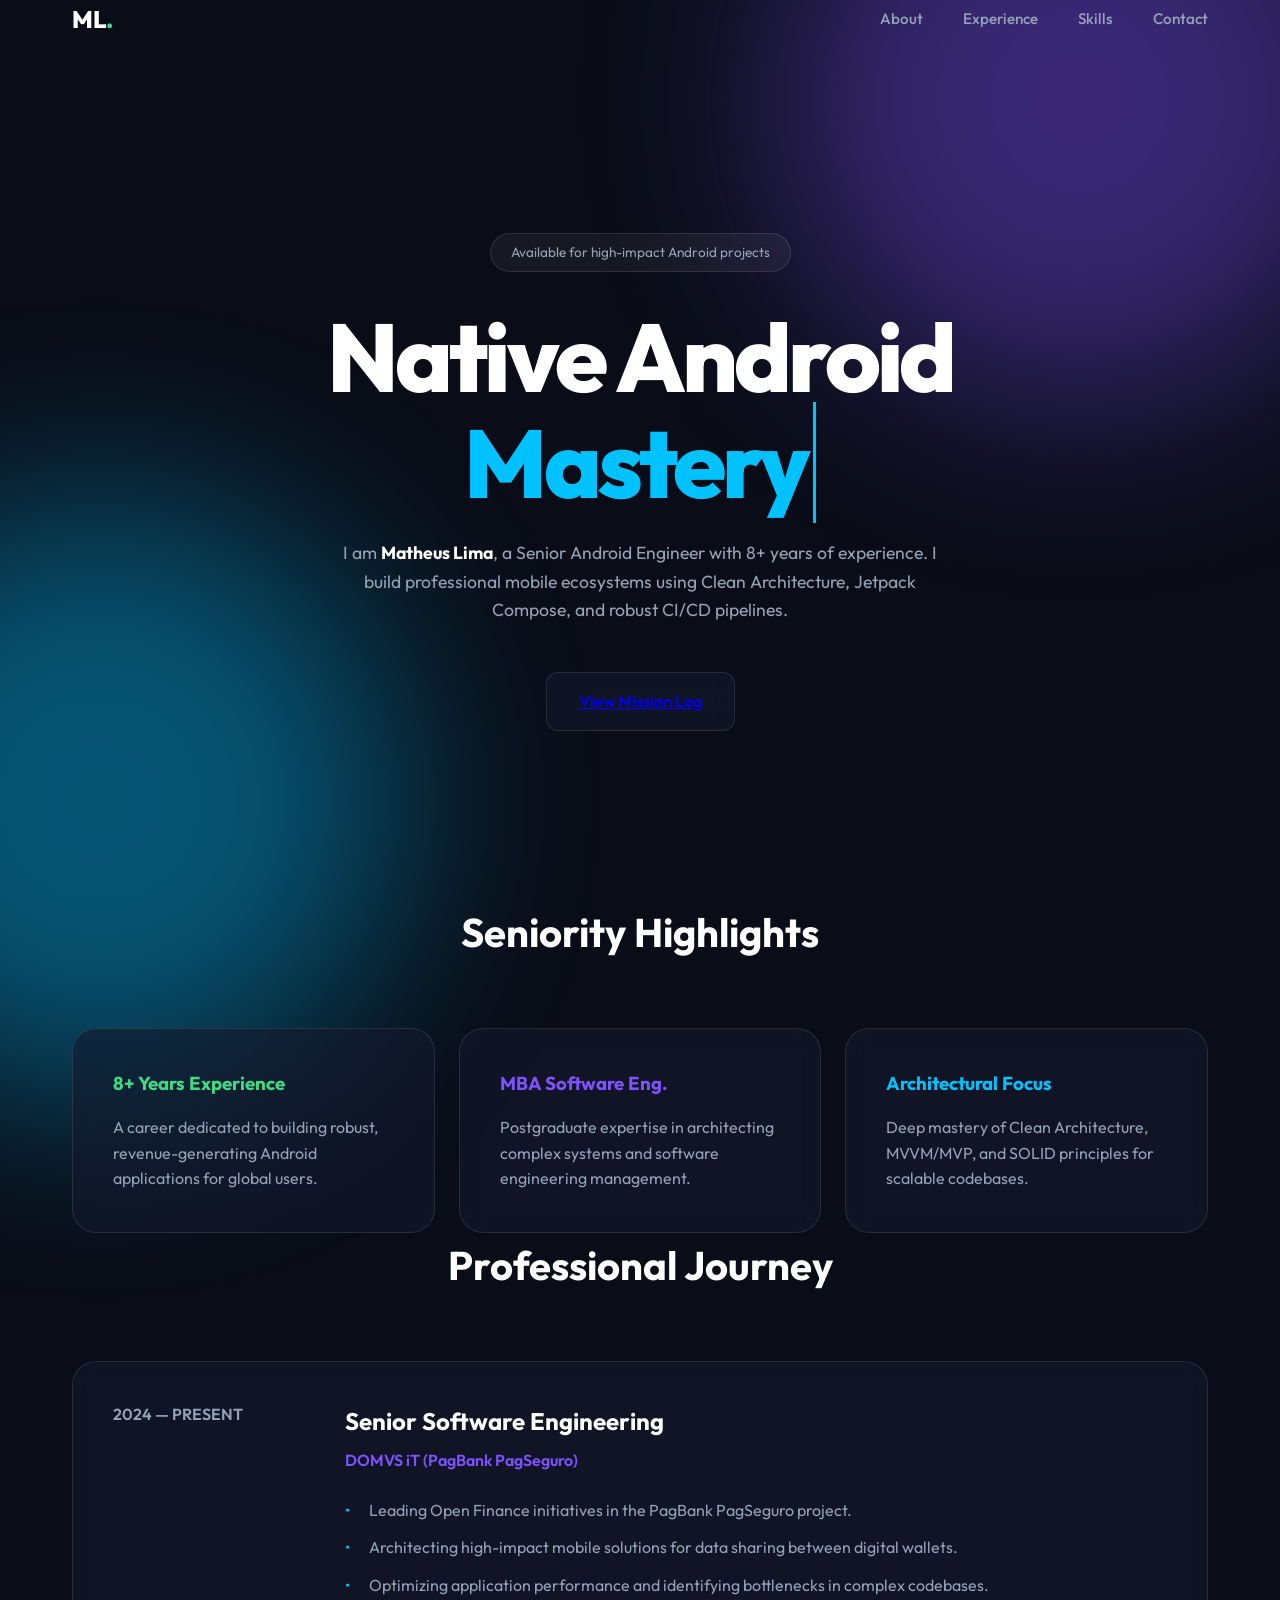
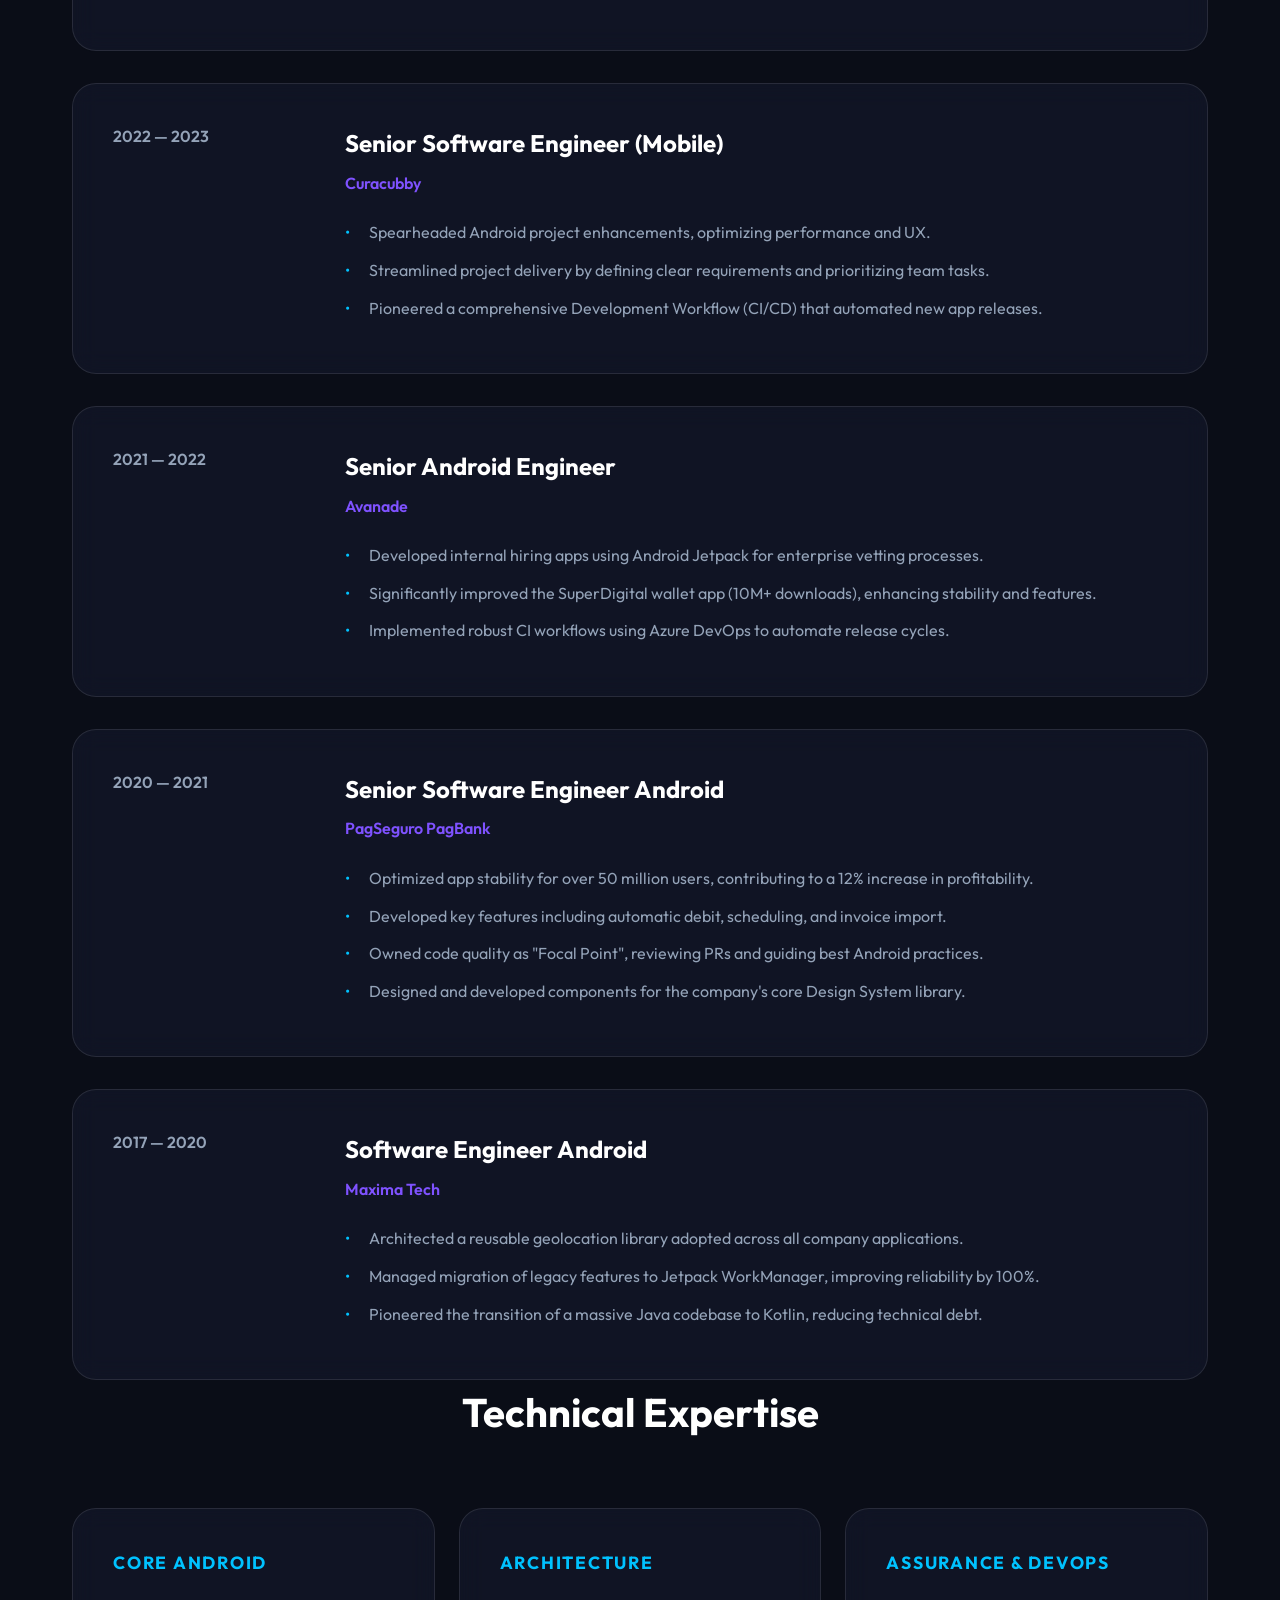
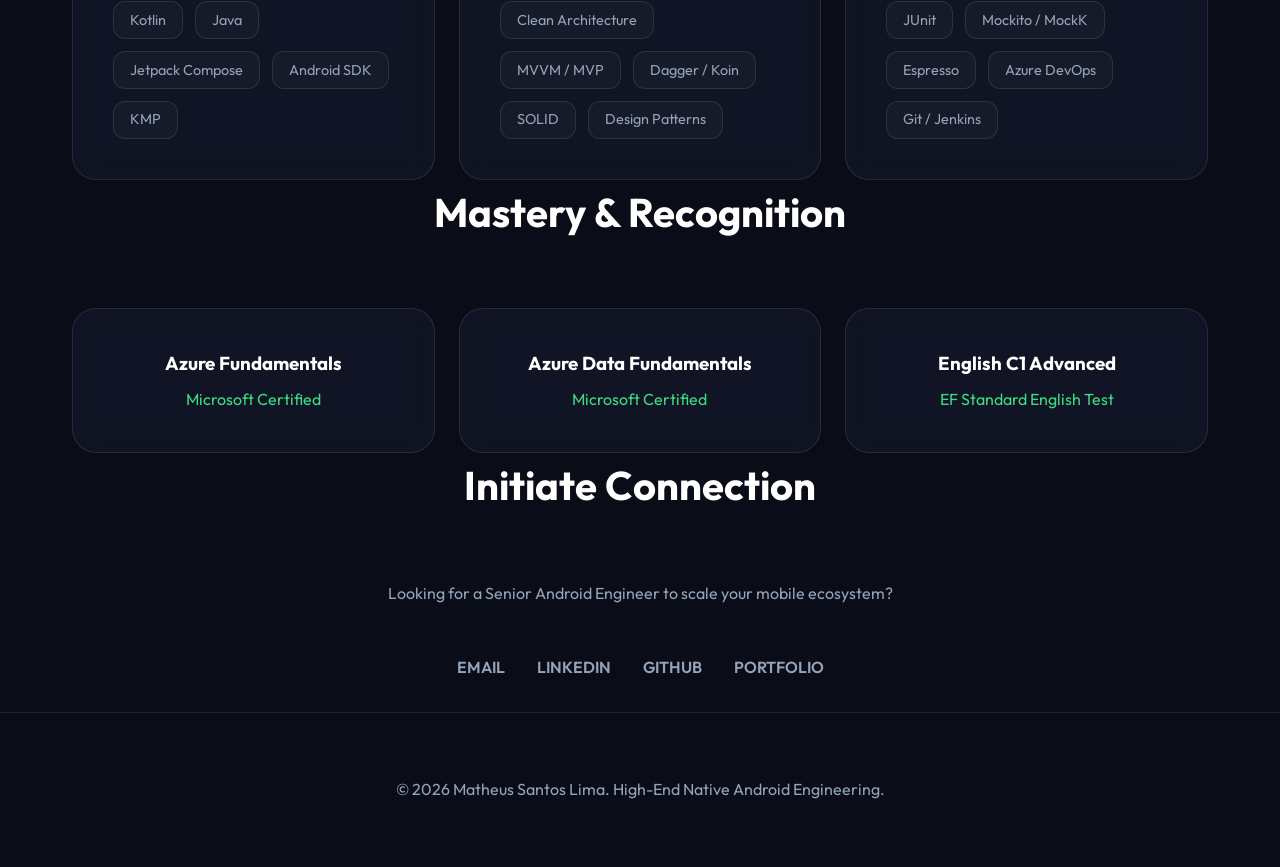
<file: index.html>
<!DOCTYPE html>
<html lang="en">

<head>
    <meta charset="UTF-8">
    <meta name="viewport" content="width=device-width, initial-scale=1.0">
    <title>Matheus Lima | Senior Android Engineer</title>

    <!-- SEO Meta Tags -->
    <meta name="description"
        content="Portfolio of Matheus Lima, a Senior Android Engineer with 8+ years of experience and an MBA in Software Engineering. Specialist in high-impact Native Android solutions.">
    <meta name="keywords"
        content="Android Engineer, Senior Developer, Kotlin, Java, Jetpack Compose, Mobile Architect, Software Engineering MBA, Matheus Lima">
    <meta name="author" content="Matheus Lima">

    <!-- Open Graph -->
    <meta property="og:title" content="Matheus Lima | Senior Android Engineer">
    <meta property="og:description"
        content="Senior Android Specialist focusing on Native Android excellence and scalable mobile architectures.">
    <meta property="og:type" content="website">
    <meta property="og:url" content="https://matheuslima1.github.io/">

    <!-- Favicon -->
    <link rel="icon" type="image/png" href="https://img.icons8.com/color/48/android-os.png">

    <!-- CSS -->
    <link rel="stylesheet" href="index.css">
</head>

<body>

    <nav class="container">
        <div class="logo">ML<span style="color: var(--accent-android);">.</span></div>
        <ul class="nav-links">
            <li><a href="#about">About</a></li>
            <li><a href="#experience">Experience</a></li>
            <li><a href="#skills">Skills</a></li>
            <li><a href="#contact">Contact</a></li>
        </ul>
    </nav>

    <main>
        <!-- Hero Section -->
        <section class="hero container">
            <div class="hero-tag">Available for high-impact Android projects</div>
            <h1>Native Android <br><span class="typewriter" id="typewriter">Mastery</span></h1>
            <p class="hero-sub">
                I am <strong style="color: var(--text-primary);">Matheus Lima</strong>, a Senior Android Engineer with
                8+ years of experience.
                I build professional mobile ecosystems using Clean Architecture, Jetpack Compose, and robust CI/CD
                pipelines.
            </p>
            <a href="#experience" class="glass-card"
                style="padding: 1rem 2rem; border-radius: 12px; font-weight: 600;">View Mission Log</a>
        </section>

        <!-- About / Seniority Highlights -->
        <section id="about" class="container reveal">
            <h2 class="section-title">Seniority Highlights</h2>
            <div class="skills-container">
                <div class="glass-card">
                    <h3 style="color: var(--accent-android); margin-bottom: 1rem;">8+ Years Experience</h3>
                    <p style="color: var(--text-secondary);">A career dedicated to building robust, revenue-generating
                        Android applications for global users.</p>
                </div>
                <div class="glass-card">
                    <h3 style="color: var(--accent-purple); margin-bottom: 1rem;">MBA Software Eng.</h3>
                    <p style="color: var(--text-secondary);">Postgraduate expertise in architecting complex systems and
                        software engineering management.</p>
                </div>
                <div class="glass-card">
                    <h3 style="color: var(--accent-blue); margin-bottom: 1rem;">Architectural Focus</h3>
                    <p style="color: var(--text-secondary);">Deep mastery of Clean Architecture, MVVM/MVP, and SOLID
                        principles for scalable codebases.</p>
                </div>
            </div>
        </section>

        <!-- Experience Timeline -->
        <section id="experience" class="container reveal">
            <h2 class="section-title">Professional Journey</h2>
            <div class="experience-grid">

                <div class="exp-item glass-card">
                    <div class="exp-left">2024 — PRESENT</div>
                    <div class="exp-right">
                        <div class="exp-role">Senior Software Engineering</div>
                        <span class="exp-company">DOMVS iT (PagBank PagSeguro)</span>
                        <ul class="exp-desc">
                            <li>Leading Open Finance initiatives in the PagBank PagSeguro project.</li>
                            <li>Architecting high-impact mobile solutions for data sharing between digital wallets.</li>
                            <li>Optimizing application performance and identifying bottlenecks in complex codebases.
                            </li>
                        </ul>
                    </div>
                </div>

                <div class="exp-item glass-card">
                    <div class="exp-left">2022 — 2023</div>
                    <div class="exp-right">
                        <div class="exp-role">Senior Software Engineer (Mobile)</div>
                        <span class="exp-company">Curacubby</span>
                        <ul class="exp-desc">
                            <li>Spearheaded Android project enhancements, optimizing performance and UX.</li>
                            <li>Streamlined project delivery by defining clear requirements and prioritizing team tasks.
                            </li>
                            <li>Pioneered a comprehensive Development Workflow (CI/CD) that automated new app releases.
                            </li>
                        </ul>
                    </div>
                </div>

                <div class="exp-item glass-card">
                    <div class="exp-left">2021 — 2022</div>
                    <div class="exp-right">
                        <div class="exp-role">Senior Android Engineer</div>
                        <span class="exp-company">Avanade</span>
                        <ul class="exp-details">
                            <ul class="exp-desc">
                                <li>Developed internal hiring apps using Android Jetpack for enterprise vetting
                                    processes.</li>
                                <li>Significantly improved the SuperDigital wallet app (10M+ downloads), enhancing
                                    stability and features.</li>
                                <li>Implemented robust CI workflows using Azure DevOps to automate release cycles.</li>
                            </ul>
                        </ul>
                    </div>
                </div>

                <div class="exp-item glass-card">
                    <div class="exp-left">2020 — 2021</div>
                    <div class="exp-right">
                        <div class="exp-role">Senior Software Engineer Android</div>
                        <span class="exp-company">PagSeguro PagBank</span>
                        <ul class="exp-desc">
                            <li>Optimized app stability for over 50 million users, contributing to a 12% increase in
                                profitability.</li>
                            <li>Developed key features including automatic debit, scheduling, and invoice import.</li>
                            <li>Owned code quality as "Focal Point", reviewing PRs and guiding best Android practices.
                            </li>
                            <li>Designed and developed components for the company's core Design System library.</li>
                        </ul>
                    </div>
                </div>

                <div class="exp-item glass-card">
                    <div class="exp-left">2017 — 2020</div>
                    <div class="exp-right">
                        <div class="exp-role">Software Engineer Android</div>
                        <span class="exp-company">Maxima Tech</span>
                        <ul class="exp-desc">
                            <li>Architected a reusable geolocation library adopted across all company applications.</li>
                            <li>Managed migration of legacy features to Jetpack WorkManager, improving reliability by
                                100%.</li>
                            <li>Pioneered the transition of a massive Java codebase to Kotlin, reducing technical debt.
                            </li>
                        </ul>
                    </div>
                </div>

            </div>
        </section>

        <!-- Tech Stack -->
        <section id="skills" class="container reveal">
            <h2 class="section-title">Technical Expertise</h2>
            <div class="skills-container">
                <div class="skill-box glass-card">
                    <h4>Core Android</h4>
                    <div class="tag-cloud">
                        <span class="skill-tag">Kotlin</span>
                        <span class="skill-tag">Java</span>
                        <span class="skill-tag">Jetpack Compose</span>
                        <span class="skill-tag">Android SDK</span>
                        <span class="skill-tag">KMP</span>
                    </div>
                </div>
                <div class="skill-box glass-card">
                    <h4>Architecture</h4>
                    <div class="tag-cloud">
                        <span class="skill-tag">Clean Architecture</span>
                        <span class="skill-tag">MVVM / MVP</span>
                        <span class="skill-tag">Dagger / Koin</span>
                        <span class="skill-tag">SOLID</span>
                        <span class="skill-tag">Design Patterns</span>
                    </div>
                </div>
                <div class="skill-box glass-card">
                    <h4>Assurance & DevOps</h4>
                    <div class="tag-cloud">
                        <span class="skill-tag">JUnit</span>
                        <span class="skill-tag">Mockito / MockK</span>
                        <span class="skill-tag">Espresso</span>
                        <span class="skill-tag">Azure DevOps</span>
                        <span class="skill-tag">Git / Jenkins</span>
                    </div>
                </div>
            </div>
        </section>

        <!-- Certifications -->
        <section class="container reveal">
            <h2 class="section-title">Mastery & Recognition</h2>
            <div class="skills-container">
                <div class="glass-card" style="text-align: center;">
                    <h3 style="margin-bottom: 0.5rem;">Azure Fundamentals</h3>
                    <p style="color: var(--accent-android);">Microsoft Certified</p>
                </div>
                <div class="glass-card" style="text-align: center;">
                    <h3 style="margin-bottom: 0.5rem;">Azure Data Fundamentals</h3>
                    <p style="color: var(--accent-android);">Microsoft Certified</p>
                </div>
                <div class="glass-card" style="text-align: center;">
                    <h3 style="margin-bottom: 0.5rem;">English C1 Advanced</h3>
                    <p style="color: var(--accent-android);">EF Standard English Test</p>
                </div>
            </div>
        </section>

        <!-- Contact / Connect -->
        <section id="contact" class="container reveal" style="text-align: center;">
            <h2 class="section-title">Initiate Connection</h2>
            <p style="color: var(--text-secondary); margin-bottom: 3rem;">
                Looking for a Senior Android Engineer to scale your mobile ecosystem?
            </p>
            <div class="social-links">
                <a href="mailto:matheus-slima@outlook.com.br">EMAIL</a>
                <a href="https://www.linkedin.com/in/matheus-lima/">LINKEDIN</a>
                <a href="https://github.com/matheuslima1">GITHUB</a>
                <a href="https://matheuslima1.github.io/">PORTFOLIO</a>
            </div>
        </section>
    </main>

    <footer>
        <p>© 2026 Matheus Santos Lima. High-End Native Android Engineering.</p>
    </footer>

    <script>
        // --- Typewriter Effect ---
        const textElement = document.getElementById('typewriter');
        const phrases = ['Mastery', 'Expertise', 'Solutions', 'Excellence'];
        let phraseIndex = 0;
        let charIndex = 0;
        let isDeleting = false;

        function type() {
            const currentPhrase = phrases[phraseIndex];

            if (isDeleting) {
                textElement.textContent = currentPhrase.substring(0, charIndex - 1);
                charIndex--;
            } else {
                textElement.textContent = currentPhrase.substring(0, charIndex + 1);
                charIndex++;
            }

            if (!isDeleting && charIndex === currentPhrase.length) {
                setTimeout(() => isDeleting = true, 2000);
            } else if (isDeleting && charIndex === 0) {
                isDeleting = false;
                phraseIndex = (phraseIndex + 1) % phrases.length;
            }

            const typingSpeed = isDeleting ? 100 : 200;
            setTimeout(type, typingSpeed);
        }

        document.addEventListener('DOMContentLoaded', type);

        // --- Intersection Observer for Reveals ---
        const observer = new IntersectionObserver((entries) => {
            entries.forEach(entry => {
                if (entry.isIntersecting) {
                    entry.target.classList.add('visible');
                }
            });
        }, { threshold: 0.1 });

        document.querySelectorAll('.reveal').forEach(el => observer.observe(el));
    </script>
</body>

</html>
</file>
<file: index.css>
@import url('https://fonts.googleapis.com/css2?family=Outfit:wght@100..900&display=swap');

:root {
  /* Figma Inspired Palette */
  --bg-color: #0A0D17;
  --surface-color: rgba(20, 25, 45, 0.6);
  --text-primary: #FFFFFF;
  --text-secondary: #94A3B8;
  --accent-purple: #7F52FF;
  --accent-blue: #00C2FF;
  --accent-android: #3DDC84;
  --glass-border: rgba(255, 255, 255, 0.1);
  --aura-glow: radial-gradient(circle, rgba(127, 82, 255, 0.15) 0%, rgba(10, 13, 23, 0) 70%);

  --transition: 0.3s cubic-bezier(0.4, 0, 0.2, 1);
}

* {
  box-sizing: border-box;
  margin: 0;
  padding: 0;
}

html {
  scroll-behavior: smooth;
}

body {
  background-color: var(--bg-color);
  color: var(--text-primary);
  font-family: 'Outfit', sans-serif;
  line-height: 1.6;
  overflow-x: hidden;
  position: relative;
}

/* --- Decorative Background Auras --- */
body::before,
body::after {
  content: '';
  position: fixed;
  width: 600px;
  height: 600px;
  border-radius: 50%;
  z-index: -1;
  filter: blur(100px);
  opacity: 0.4;
}

body::before {
  top: -200px;
  right: -100px;
  background: var(--accent-purple);
}

body::after {
  bottom: -200px;
  left: -200px;
  background: var(--accent-blue);
}

.container {
  max-width: 1200px;
  margin: 0 auto;
  padding: 0 2rem;
}

/* --- Navigation --- */
nav {
  display: flex;
  justify-content: space-between;
  align-items: center;
  padding: 2rem 0;
  position: absolute;
  top: 0;
  left: 0;
  right: 0;
  z-index: 10;
}

.logo {
  font-weight: 800;
  font-size: 1.5rem;
  letter-spacing: -0.02em;
}

.nav-links {
  display: flex;
  gap: 2.5rem;
  list-style: none;
}

.nav-links a {
  text-decoration: none;
  color: var(--text-secondary);
  font-weight: 500;
  font-size: 0.95rem;
  transition: var(--transition);
}

.nav-links a:hover {
  color: var(--text-primary);
}

/* --- Hero Section --- */
.hero {
  min-height: 100vh;
  display: flex;
  flex-direction: column;
  justify-content: center;
  align-items: center;
  text-align: center;
  padding-top: 4rem;
}

.hero-tag {
  background: rgba(255, 255, 255, 0.05);
  border: 1px solid var(--glass-border);
  padding: 0.5rem 1.25rem;
  border-radius: 99px;
  font-size: 0.85rem;
  color: var(--text-secondary);
  margin-bottom: 2rem;
}

h1 {
  font-size: clamp(3rem, 8vw, 6rem);
  font-weight: 800;
  letter-spacing: -0.04em;
  line-height: 1.1;
  margin-bottom: 1.5rem;
}

.typewriter {
  color: var(--accent-blue);
  border-right: 3px solid var(--accent-blue);
  padding-right: 5px;
  animation: blink 0.75s step-end infinite;
}

@keyframes blink {

  from,
  to {
    border-color: transparent
  }

  50% {
    border-color: var(--accent-blue);
  }
}

.hero-sub {
  max-width: 600px;
  color: var(--text-secondary);
  font-size: 1.1rem;
  margin-bottom: 3rem;
}

/* --- Glassmorphism Cards --- */
.glass-card {
  background: var(--surface-color);
  backdrop-filter: blur(12px);
  -webkit-backdrop-filter: blur(12px);
  border: 1px solid var(--glass-border);
  border-radius: 24px;
  padding: 2.5rem;
  transition: var(--transition);
}

.glass-card:hover {
  border-color: rgba(255, 255, 255, 0.2);
  transform: translateY(-5px);
  box-shadow: 0 20px 40px rgba(0, 0, 0, 0.3);
}

/* --- Experience Timeline --- */
section {
  padding: 8rem 0;
}

.section-title {
  font-size: 2.5rem;
  font-weight: 700;
  margin-bottom: 4rem;
  text-align: center;
}

.experience-grid {
  display: grid;
  gap: 2rem;
}

.exp-item {
  display: flex;
  gap: 2rem;
}

@media (max-width: 768px) {
  .exp-item {
    flex-direction: column;
    gap: 1rem;
  }
}

.exp-left {
  flex: 0 0 200px;
  color: var(--text-secondary);
  font-weight: 600;
}

.exp-dot {
  color: var(--accent-android);
  font-size: 1.2rem;
  margin-right: 0.5rem;
}

.exp-role {
  font-size: 1.5rem;
  font-weight: 700;
  margin-bottom: 0.5rem;
}

.exp-company {
  color: var(--accent-purple);
  font-weight: 600;
  margin-bottom: 1.5rem;
  display: block;
}

.exp-desc {
  color: var(--text-secondary);
  list-style: none;
}

.exp-desc li {
  margin-bottom: 0.75rem;
  position: relative;
  padding-left: 1.5rem;
}

.exp-desc li::before {
  content: '•';
  position: absolute;
  left: 0;
  color: var(--accent-blue);
}

/* --- Skills / Tech Stack --- */
.skills-container {
  display: grid;
  grid-template-columns: repeat(auto-fill, minmax(280px, 1fr));
  gap: 1.5rem;
}

.skill-box h4 {
  margin-bottom: 1.5rem;
  font-size: 1.1rem;
  color: var(--accent-blue);
  text-transform: uppercase;
  letter-spacing: 0.1em;
}

.tag-cloud {
  display: flex;
  flex-wrap: wrap;
  gap: 0.75rem;
}

.skill-tag {
  background: rgba(255, 255, 255, 0.03);
  border: 1px solid var(--glass-border);
  padding: 0.4rem 1rem;
  border-radius: 12px;
  font-size: 0.9rem;
  color: var(--text-secondary);
  transition: var(--transition);
}

.skill-tag:hover {
  background: rgba(255, 255, 255, 0.1);
  color: var(--text-primary);
}

/* --- Footer --- */
footer {
  padding: 4rem 0;
  text-align: center;
  border-top: 1px solid var(--glass-border);
  color: var(--text-secondary);
}

.social-links {
  display: flex;
  justify-content: center;
  gap: 2rem;
  margin-bottom: 2rem;
}

.social-links a {
  color: var(--text-secondary);
  text-decoration: none;
  font-weight: 600;
  transition: var(--transition);
}

.social-links a:hover {
  color: var(--accent-blue);
}

/* Animations */
.reveal {
  opacity: 0;
  transform: translateY(30px);
  transition: opacity 0.8s ease-out, transform 0.8s ease-out;
}

.reveal.visible {
  opacity: 1;
  transform: translateY(0);
}
</file>
